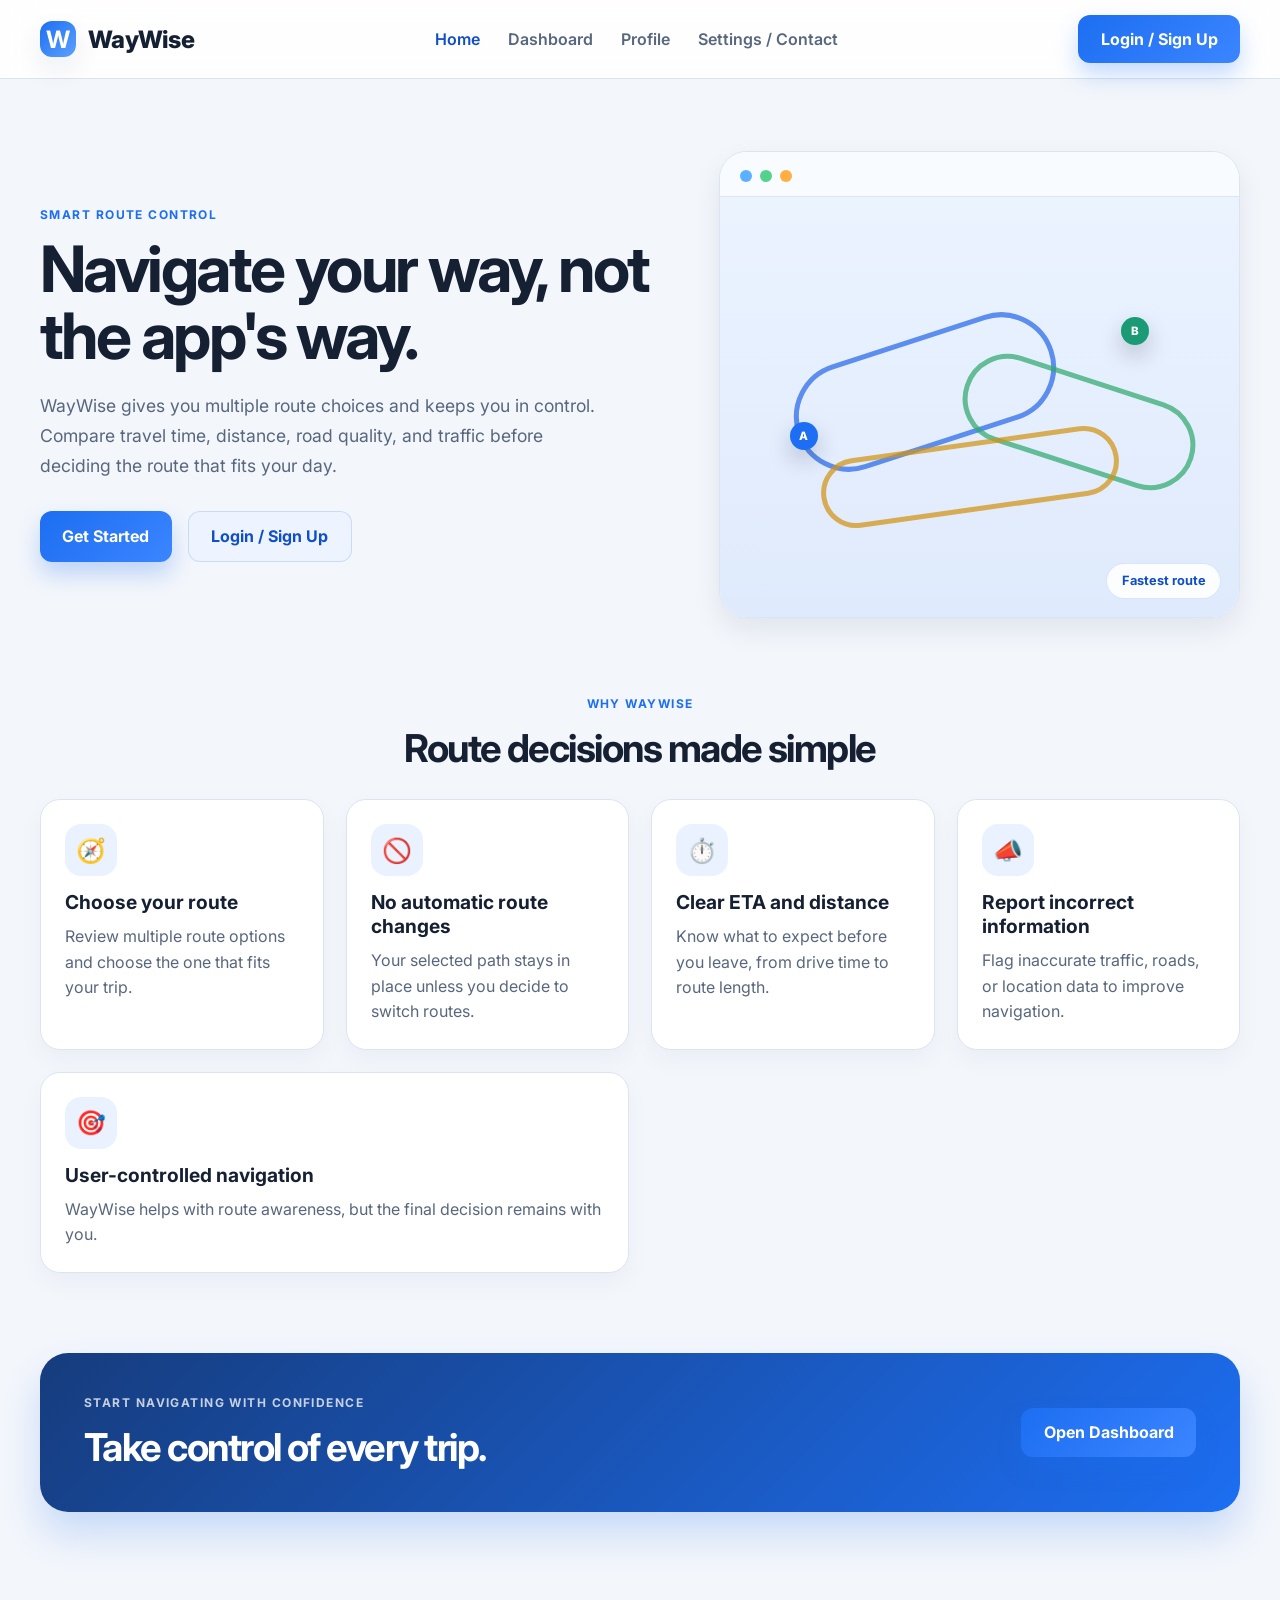
<file: index.html>
<!DOCTYPE html>
<html lang="en">
  <head>
    <meta charset="UTF-8" />
    <meta name="viewport" content="width=device-width, initial-scale=1.0" />
    <title>WayWise | Navigate your way</title>
    <link rel="preconnect" href="https://fonts.googleapis.com" />
    <link rel="preconnect" href="https://fonts.gstatic.com" crossorigin />
    <link href="https://fonts.googleapis.com/css2?family=Inter:wght@400;500;600;700;800&display=swap" rel="stylesheet" />
    <link rel="stylesheet" href="style.css" />
  </head>
  <body class="landing-page">
    <header class="topbar">
      <div class="container nav-wrap">
        <a href="index.html" class="brand" aria-label="WayWise home">
          <span class="brand-mark">W</span>
          <span>WayWise</span>
        </a>
        <nav class="main-nav" aria-label="Main navigation">
          <a href="index.html" class="active">Home</a>
          <a href="dashboard.html">Dashboard</a>
          <a href="profile.html">Profile</a>
          <a href="settings.html">Settings / Contact</a>
        </nav>
        <a href="login.html" class="button button-primary nav-cta">Login / Sign Up</a>
      </div>
    </header>

    <main>
      <section class="hero container">
        <div class="hero-copy">
          <p class="eyebrow">Smart route control</p>
          <h1>Navigate your way, not the app's way.</h1>
          <p class="hero-text">
            WayWise gives you multiple route choices and keeps you in control. Compare
            travel time, distance, road quality, and traffic before deciding the route that
            fits your day.
          </p>
          <div class="hero-actions">
            <a href="dashboard.html" class="button button-primary">Get Started</a>
            <a href="login.html" class="button button-secondary">Login / Sign Up</a>
          </div>
        </div>

        <div class="map-preview-card" aria-label="WayWise map preview">
          <div class="map-preview-topbar">
            <span class="dot blue"></span>
            <span class="dot green"></span>
            <span class="dot orange"></span>
          </div>
          <div class="mini-map">
            <div class="route-line route-one"></div>
            <div class="route-line route-two"></div>
            <div class="route-line route-three"></div>
            <div class="map-pin start">A</div>
            <div class="map-pin end">B</div>
            <div class="map-chip">Fastest route</div>
          </div>
        </div>
      </section>

      <section class="benefits container">
        <div class="section-header">
          <p class="eyebrow">Why WayWise</p>
          <h2>Route decisions made simple</h2>
        </div>

        <div class="benefit-grid">
          <article class="benefit-card">
            <div class="benefit-icon">🧭</div>
            <h3>Choose your route</h3>
            <p>Review multiple route options and choose the one that fits your trip.</p>
          </article>
          <article class="benefit-card">
            <div class="benefit-icon">🚫</div>
            <h3>No automatic route changes</h3>
            <p>Your selected path stays in place unless you decide to switch routes.</p>
          </article>
          <article class="benefit-card">
            <div class="benefit-icon">⏱️</div>
            <h3>Clear ETA and distance</h3>
            <p>Know what to expect before you leave, from drive time to route length.</p>
          </article>
          <article class="benefit-card">
            <div class="benefit-icon">📣</div>
            <h3>Report incorrect information</h3>
            <p>Flag inaccurate traffic, roads, or location data to improve navigation.</p>
          </article>
          <article class="benefit-card wide-card">
            <div class="benefit-icon">🎯</div>
            <h3>User-controlled navigation</h3>
            <p>WayWise helps with route awareness, but the final decision remains with you.</p>
          </article>
        </div>
      </section>

      <section class="cta-section">
        <div class="container cta-box">
          <div>
            <p class="eyebrow">Start navigating with confidence</p>
            <h2>Take control of every trip.</h2>
          </div>
          <a href="dashboard.html" class="button button-primary">Open Dashboard</a>
        </div>
      </section>
    </main>

    <script src="script.js"></script>
  </body>
</html>
</file>
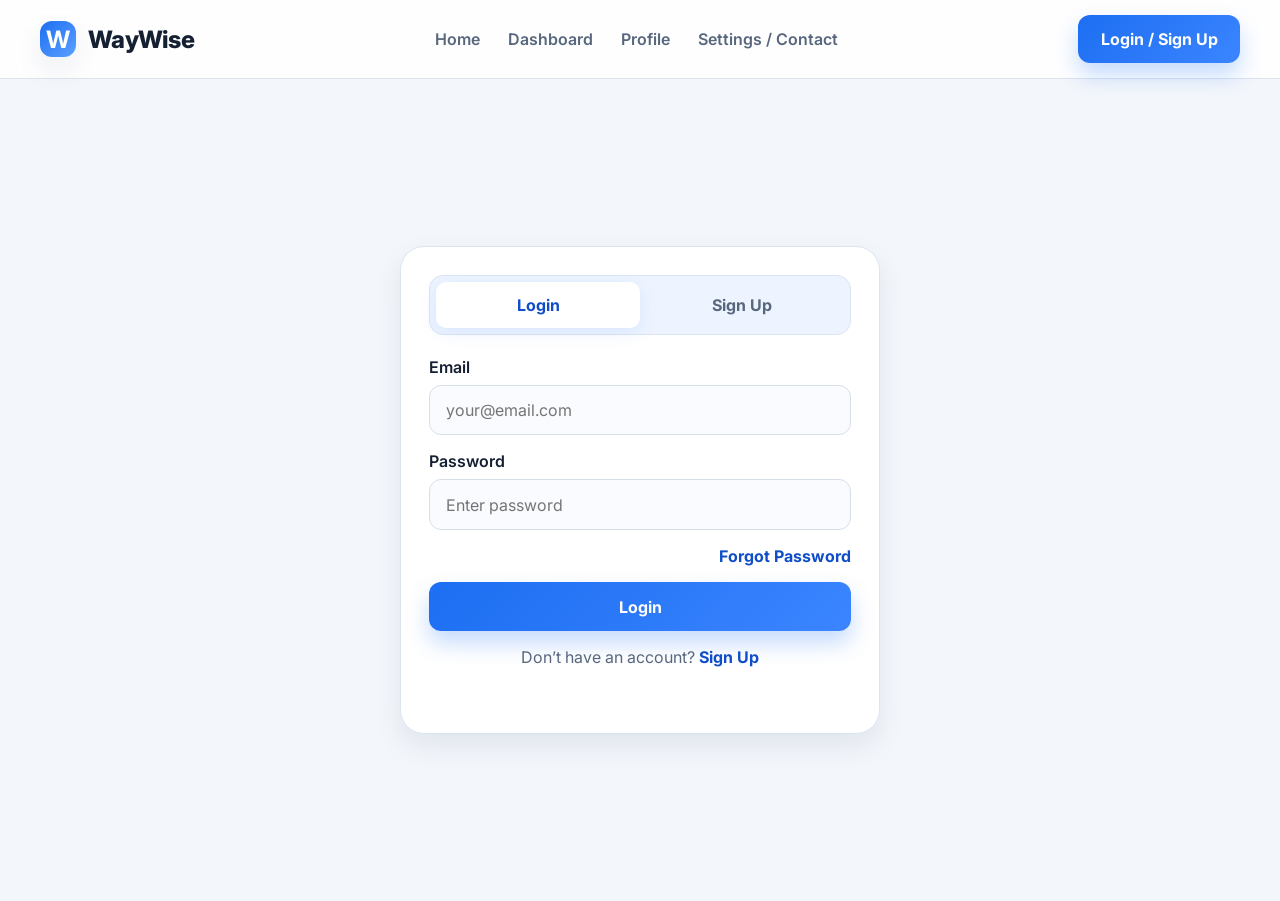
<file: login.html>
<!DOCTYPE html>
<html lang="en">
  <head>
    <meta charset="UTF-8" />
    <meta name="viewport" content="width=device-width, initial-scale=1.0" />
    <title>WayWise | Login</title>
    <link rel="preconnect" href="https://fonts.googleapis.com" />
    <link rel="preconnect" href="https://fonts.gstatic.com" crossorigin />
    <link href="https://fonts.googleapis.com/css2?family=Inter:wght@400;500;600;700;800&display=swap" rel="stylesheet" />
    <link rel="stylesheet" href="style.css" />
  </head>
  <body class="auth-body">
    <header class="topbar">
      <div class="container nav-wrap">
        <a href="index.html" class="brand" aria-label="WayWise home">
          <span class="brand-mark">W</span>
          <span>WayWise</span>
        </a>
        <nav class="main-nav" aria-label="Main navigation">
          <a href="index.html">Home</a>
          <a href="dashboard.html">Dashboard</a>
          <a href="profile.html">Profile</a>
          <a href="settings.html">Settings / Contact</a>
        </nav>
        <a href="login.html" class="button button-primary nav-cta">Login / Sign Up</a>
      </div>
    </header>

    <main class="auth-page">
      <section class="auth-card">
        <div class="auth-tabs" aria-label="Authentication tabs">
          <button id="showLogin" class="tab-button active" type="button">Login</button>
          <button id="showSignup" class="tab-button" type="button">Sign Up</button>
        </div>

        <form id="loginForm" class="auth-form" novalidate>
          <div class="field-group">
            <label for="loginEmail">Email</label>
            <input id="loginEmail" name="email" type="email" placeholder="your@email.com" />
          </div>
          <div class="field-group">
            <label for="loginPassword">Password</label>
            <input id="loginPassword" name="password" type="password" placeholder="Enter password" />
          </div>
          <div class="form-row">
            <a href="#" class="inline-link">Forgot Password</a>
          </div>
          <button type="submit" class="button button-primary full-width">Login</button>
          <p class="form-switch">
            Don’t have an account?
            <button id="switchToSignup" class="link-button" type="button">Sign Up</button>
          </p>
          <p id="loginMessage" class="form-message" aria-live="polite"></p>
        </form>

        <form id="signupForm" class="auth-form hidden" novalidate>
          <div class="field-group">
            <label for="signupName">Name</label>
            <input id="signupName" name="name" type="text" placeholder="Your full name" />
          </div>
          <div class="field-group">
            <label for="signupEmail">Email</label>
            <input id="signupEmail" name="email" type="email" placeholder="your@email.com" />
          </div>
          <div class="field-group">
            <label for="signupPassword">Password</label>
            <input id="signupPassword" name="password" type="password" placeholder="Create password" />
          </div>
          <div class="field-group">
            <label for="signupConfirmPassword">Confirm Password</label>
            <input id="signupConfirmPassword" name="confirmPassword" type="password" placeholder="Repeat password" />
          </div>
          <button type="submit" class="button button-primary full-width">Create Account</button>
          <p class="form-switch">
            Already have an account?
            <button id="switchToLogin" class="link-button" type="button">Login</button>
          </p>
          <p id="signupMessage" class="form-message" aria-live="polite"></p>
        </form>
      </section>
    </main>

    <script src="script.js"></script>
  </body>
</html>
</file>
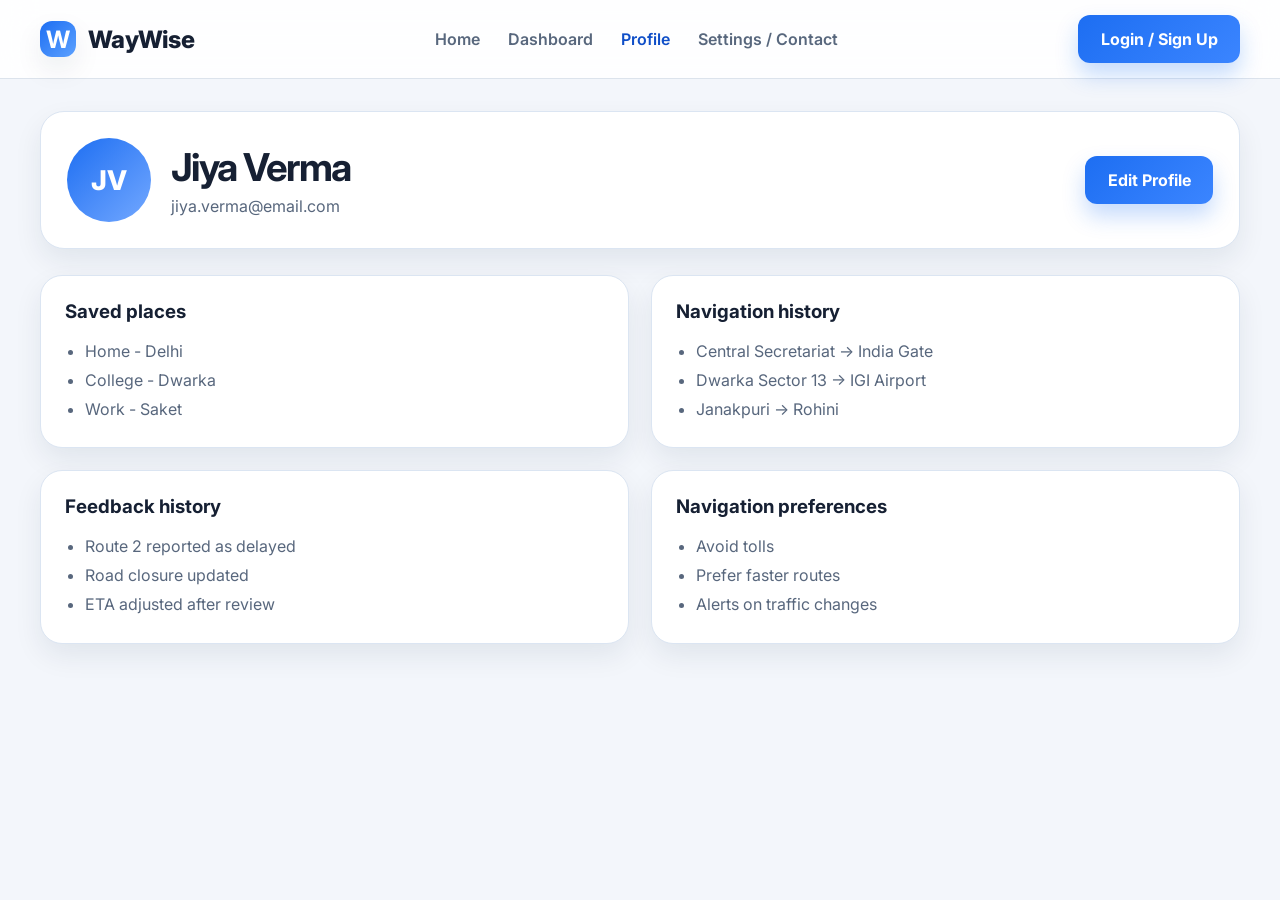
<file: profile.html>
<!DOCTYPE html>
<html lang="en">
  <head>
    <meta charset="UTF-8" />
    <meta name="viewport" content="width=device-width, initial-scale=1.0" />
    <title>WayWise | Profile</title>
    <link rel="preconnect" href="https://fonts.googleapis.com" />
    <link rel="preconnect" href="https://fonts.gstatic.com" crossorigin />
    <link href="https://fonts.googleapis.com/css2?family=Inter:wght@400;500;600;700;800&display=swap" rel="stylesheet" />
    <link rel="stylesheet" href="style.css" />
  </head>
  <body class="profile-page">
    <header class="topbar">
      <div class="container nav-wrap">
        <a href="index.html" class="brand" aria-label="WayWise home">
          <span class="brand-mark">W</span>
          <span>WayWise</span>
        </a>
        <nav class="main-nav" aria-label="Main navigation">
          <a href="index.html">Home</a>
          <a href="dashboard.html">Dashboard</a>
          <a href="profile.html" class="active">Profile</a>
          <a href="settings.html">Settings / Contact</a>
        </nav>
        <a href="login.html" class="button button-primary nav-cta">Login / Sign Up</a>
      </div>
    </header>

    <main class="container profile-layout">
      <section class="profile-card">
        <div class="avatar">JV</div>
        <div class="profile-summary">
          <h1 id="profileName">Jiya Verma</h1>
          <p id="profileEmail">jiya.verma@email.com</p>
        </div>
        <button id="editProfileBtn" class="button button-primary" type="button">Edit Profile</button>
      </section>

      <section class="profile-grid">
        <article class="info-card">
          <h3>Saved places</h3>
          <ul>
            <li>Home - Delhi</li>
            <li>College - Dwarka</li>
            <li>Work - Saket</li>
          </ul>
        </article>

        <article class="info-card">
          <h3>Navigation history</h3>
          <ul>
            <li>Central Secretariat → India Gate</li>
            <li>Dwarka Sector 13 → IGI Airport</li>
            <li>Janakpuri → Rohini</li>
          </ul>
        </article>

        <article class="info-card">
          <h3>Feedback history</h3>
          <ul>
            <li>Route 2 reported as delayed</li>
            <li>Road closure updated</li>
            <li>ETA adjusted after review</li>
          </ul>
        </article>

        <article class="info-card">
          <h3>Navigation preferences</h3>
          <ul>
            <li>Avoid tolls</li>
            <li>Prefer faster routes</li>
            <li>Alerts on traffic changes</li>
          </ul>
        </article>
      </section>

      <form id="profileForm" class="profile-form hidden" novalidate>
        <div class="field-group">
          <label for="profileNameInput">Name</label>
          <input id="profileNameInput" type="text" value="Jiya Verma" />
        </div>
        <div class="field-group">
          <label for="profileEmailInput">Email</label>
          <input id="profileEmailInput" type="email" value="jiya.verma@email.com" />
        </div>
        <div class="form-actions">
          <button type="submit" class="button button-primary">Save Changes</button>
          <button id="cancelProfileBtn" type="button" class="button button-secondary">Cancel</button>
        </div>
      </form>
    </main>

    <script src="script.js"></script>
  </body>
</html>
</file>
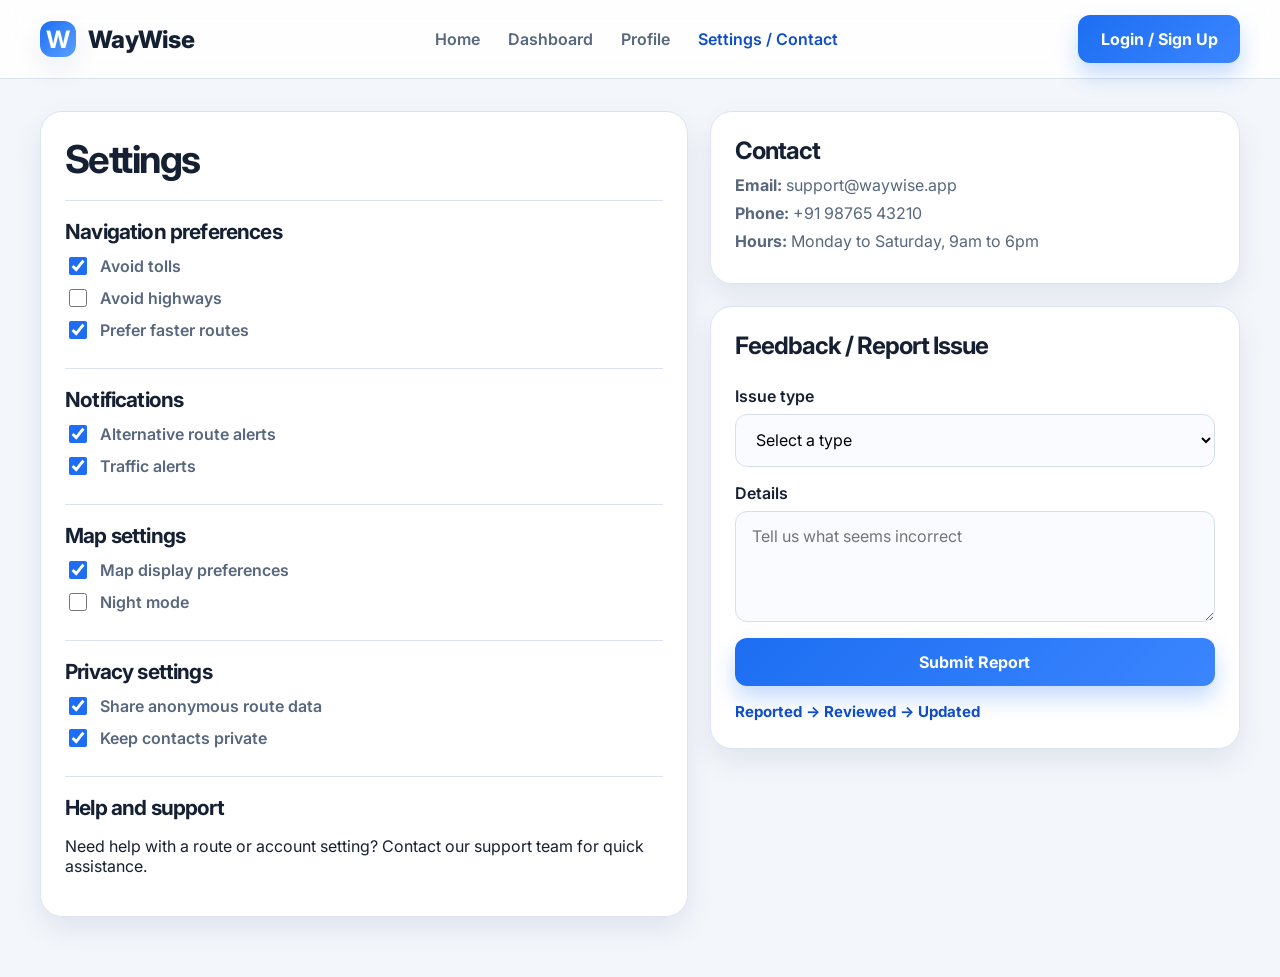
<file: settings.html>
<!DOCTYPE html>
<html lang="en">
  <head>
    <meta charset="UTF-8" />
    <meta name="viewport" content="width=device-width, initial-scale=1.0" />
    <title>WayWise | Settings</title>
    <link rel="preconnect" href="https://fonts.googleapis.com" />
    <link rel="preconnect" href="https://fonts.gstatic.com" crossorigin />
    <link href="https://fonts.googleapis.com/css2?family=Inter:wght@400;500;600;700;800&display=swap" rel="stylesheet" />
    <link rel="stylesheet" href="style.css" />
  </head>
  <body class="settings-page">
    <header class="topbar">
      <div class="container nav-wrap">
        <a href="index.html" class="brand" aria-label="WayWise home">
          <span class="brand-mark">W</span>
          <span>WayWise</span>
        </a>
        <nav class="main-nav" aria-label="Main navigation">
          <a href="index.html">Home</a>
          <a href="dashboard.html">Dashboard</a>
          <a href="profile.html">Profile</a>
          <a href="settings.html" class="active">Settings / Contact</a>
        </nav>
        <a href="login.html" class="button button-primary nav-cta">Login / Sign Up</a>
      </div>
    </header>

    <main class="container settings-layout">
      <section class="settings-panel">
        <h1>Settings</h1>

        <div class="settings-group">
          <h2>Navigation preferences</h2>
          <label class="toggle-row"><input type="checkbox" checked /> Avoid tolls</label>
          <label class="toggle-row"><input type="checkbox" /> Avoid highways</label>
          <label class="toggle-row"><input type="checkbox" checked /> Prefer faster routes</label>
        </div>

        <div class="settings-group">
          <h2>Notifications</h2>
          <label class="toggle-row"><input type="checkbox" checked /> Alternative route alerts</label>
          <label class="toggle-row"><input type="checkbox" checked /> Traffic alerts</label>
        </div>

        <div class="settings-group">
          <h2>Map settings</h2>
          <label class="toggle-row"><input type="checkbox" checked /> Map display preferences</label>
          <label class="toggle-row"><input type="checkbox" /> Night mode</label>
        </div>

        <div class="settings-group">
          <h2>Privacy settings</h2>
          <label class="toggle-row"><input type="checkbox" checked /> Share anonymous route data</label>
          <label class="toggle-row"><input type="checkbox" checked /> Keep contacts private</label>
        </div>

        <div class="settings-group">
          <h2>Help and support</h2>
          <p>Need help with a route or account setting? Contact our support team for quick assistance.</p>
        </div>
      </section>

      <aside class="support-panel">
        <div class="support-card">
          <h2>Contact</h2>
          <p><strong>Email:</strong> support@waywise.app</p>
          <p><strong>Phone:</strong> +91 98765 43210</p>
          <p><strong>Hours:</strong> Monday to Saturday, 9am to 6pm</p>
        </div>

        <form id="reportForm" class="report-form" novalidate>
          <h2>Feedback / Report Issue</h2>
          <div class="field-group">
            <label for="issueType">Issue type</label>
            <select id="issueType" name="issueType">
              <option value="">Select a type</option>
              <option value="Incorrect route">Incorrect route</option>
              <option value="Incorrect traffic">Incorrect traffic</option>
              <option value="Blocked / changed road">Blocked / changed road</option>
              <option value="Incorrect location">Incorrect location</option>
              <option value="Inaccurate ETA">Inaccurate ETA</option>
            </select>
          </div>
          <div class="field-group">
            <label for="issueDetails">Details</label>
            <textarea id="issueDetails" name="details" rows="4" placeholder="Tell us what seems incorrect"></textarea>
          </div>
          <button type="submit" class="button button-primary full-width">Submit Report</button>
          <p id="feedbackSuccess" class="success-message hidden" aria-live="polite">Thanks for helping make WayWise more precise.</p>
          <div id="reportStatus" class="report-status" aria-live="polite">Reported → Reviewed → Updated</div>
        </form>
      </aside>
    </main>

    <script src="script.js"></script>
  </body>
</html>
</file>
<file: style.css>
:root {
  --primary: #1d6ef2;
  --primary-dark: #0f4ec8;
  --primary-soft: #eaf2ff;
  --accent: #1a9b75;
  --bg: #f3f6fb;
  --panel: #ffffff;
  --card-border: #dbe5f2;
  --text: #162033;
  --text-soft: #58677d;
  --warning: #f4b740;
  --danger: #d94a4a;
  --shadow: 0 12px 28px rgba(15, 33, 67, 0.08);
}

* {
  box-sizing: border-box;
}

html {
  scroll-behavior: smooth;
}

body {
  margin: 0;
  font-family: "Inter", sans-serif;
  background: var(--bg);
  color: var(--text);
}

a {
  color: inherit;
  text-decoration: none;
}

button,
input,
select,
textarea {
  font: inherit;
}

img {
  max-width: 100%;
  display: block;
}

.container {
  width: min(1200px, calc(100% - 32px));
  margin: 0 auto;
}

.topbar {
  background: rgba(255, 255, 255, 0.9);
  backdrop-filter: blur(16px);
  position: sticky;
  top: 0;
  z-index: 40;
  border-bottom: 1px solid rgba(169, 184, 207, 0.4);
}

.nav-wrap {
  display: flex;
  align-items: center;
  justify-content: space-between;
  min-height: 78px;
  gap: 16px;
}

.brand {
  display: inline-flex;
  align-items: center;
  gap: 12px;
  font-size: 1.5rem;
  font-weight: 800;
  letter-spacing: -0.03em;
}

.brand-mark {
  width: 36px;
  height: 36px;
  border-radius: 12px;
  display: inline-flex;
  align-items: center;
  justify-content: center;
  color: #fff;
  background: linear-gradient(135deg, var(--primary), #5ca1ff);
  box-shadow: var(--shadow);
  font-weight: 700;
}

.main-nav {
  display: flex;
  align-items: center;
  gap: 28px;
  font-weight: 600;
  color: var(--text-soft);
}

.main-nav a {
  transition: color 0.2s ease;
}

.main-nav a:hover,
.main-nav a.active {
  color: var(--primary-dark);
}

.button {
  display: inline-flex;
  align-items: center;
  justify-content: center;
  border: none;
  border-radius: 12px;
  padding: 0.9rem 1.4rem;
  font-weight: 700;
  cursor: pointer;
  transition: transform 0.2s ease, box-shadow 0.2s ease, background 0.2s ease;
}

.button:hover {
  transform: translateY(-1px);
}

.button-primary {
  background: linear-gradient(135deg, var(--primary), #3b85ff);
  color: #fff;
  box-shadow: 0 12px 22px rgba(29, 110, 242, 0.25);
}

.button-secondary {
  background: #edf4ff;
  color: var(--primary-dark);
  border: 1px solid rgba(29, 110, 242, 0.18);
}

.nav-cta {
  white-space: nowrap;
}

.hero {
  display: grid;
  grid-template-columns: 1.1fr 0.9fr;
  align-items: center;
  gap: 42px;
  padding: 72px 0 48px;
}

.eyebrow {
  margin: 0 0 14px;
  letter-spacing: 0.12em;
  text-transform: uppercase;
  font-size: 0.75rem;
  color: var(--primary);
  font-weight: 700;
}

.hero-copy h1,
.section-header h2,
.cta-box h2,
.profile-card h1,
.settings-panel h1,
.support-card h2,
.report-form h2,
.settings-group h2 {
  letter-spacing: -0.04em;
}

.hero-copy h1 {
  margin: 0;
  font-size: clamp(2.5rem, 5vw, 4.3rem);
  line-height: 1.04;
  max-width: 640px;
}

.hero-text {
  font-size: 1.1rem;
  color: var(--text-soft);
  line-height: 1.7;
  margin: 22px 0 0;
  max-width: 560px;
}

.hero-actions {
  display: flex;
  flex-wrap: wrap;
  gap: 16px;
  margin-top: 30px;
}

.map-preview-card {
  background: var(--panel);
  border: 1px solid var(--card-border);
  border-radius: 28px;
  box-shadow: var(--shadow);
  overflow: hidden;
}

.map-preview-topbar {
  display: flex;
  align-items: center;
  gap: 8px;
  padding: 18px 20px 14px;
  background: #f8fbff;
  border-bottom: 1px solid var(--card-border);
}

.dot {
  width: 12px;
  height: 12px;
  border-radius: 50%;
  display: inline-block;
}

.dot.blue { background: #5bb0ff; }
.dot.green { background: #53d28b; }
.dot.orange { background: #ffae42; }

.mini-map {
  position: relative;
  height: 420px;
  background: linear-gradient(180deg, #ebf3ff, #dfeafc);
  overflow: hidden;
}

.route-line {
  position: absolute;
  border-radius: 999px;
  border: 5px solid rgba(39, 105, 235, 0.8);
  transform: rotate(-18deg);
  opacity: 0.9;
}

.route-one {
  width: 270px;
  height: 110px;
  left: 70px;
  top: 140px;
}

.route-two {
  width: 240px;
  height: 90px;
  right: 40px;
  top: 180px;
  border-color: rgba(49, 170, 111, 0.8);
  transform: rotate(18deg);
}

.route-three {
  width: 300px;
  height: 70px;
  left: 100px;
  top: 245px;
  border-color: rgba(210, 148, 20, 0.8);
  transform: rotate(-8deg);
}

.map-pin {
  position: absolute;
  width: 28px;
  height: 28px;
  border-radius: 50%;
  display: flex;
  align-items: center;
  justify-content: center;
  font-size: 0.72rem;
  font-weight: 800;
  color: #fff;
  box-shadow: 0 10px 22px rgba(22, 32, 51, 0.22);
}

.map-pin.start {
  left: 70px;
  top: 225px;
  background: var(--primary);
}

.map-pin.end {
  right: 90px;
  top: 120px;
  background: var(--accent);
}

.map-chip {
  position: absolute;
  right: 18px;
  bottom: 18px;
  background: rgba(255, 255, 255, 0.88);
  border: 1px solid rgba(29, 110, 242, 0.16);
  border-radius: 999px;
  padding: 0.6rem 0.9rem;
  font-size: 0.8rem;
  font-weight: 700;
  color: var(--primary-dark);
}

.benefits {
  padding: 30px 0 80px;
}

.section-header {
  text-align: center;
  margin-bottom: 28px;
}

.section-header h2 {
  margin: 0;
  font-size: clamp(2rem, 3vw, 3rem);
}

.benefit-grid {
  display: grid;
  grid-template-columns: repeat(4, minmax(0, 1fr));
  gap: 22px;
}

.benefit-card {
  background: var(--panel);
  border: 1px solid var(--card-border);
  border-radius: 20px;
  padding: 1.5rem;
  box-shadow: 0 10px 24px rgba(15, 33, 67, 0.04);
}

.wide-card {
  grid-column: span 2;
}

.benefit-icon {
  width: 52px;
  height: 52px;
  display: flex;
  align-items: center;
  justify-content: center;
  background: var(--primary-soft);
  border-radius: 16px;
  font-size: 1.5rem;
  margin-bottom: 14px;
}

.benefit-card h3 {
  margin: 0 0 10px;
  font-size: 1.2rem;
}

.benefit-card p {
  margin: 0;
  color: var(--text-soft);
  line-height: 1.6;
}

.cta-section {
  padding: 0 0 90px;
}

.cta-box {
  background: linear-gradient(135deg, #163c7d 0%, #1d6ef2 100%);
  border-radius: 28px;
  color: #fff;
  padding: 42px 44px;
  display: flex;
  align-items: center;
  justify-content: space-between;
  gap: 20px;
  box-shadow: 0 22px 38px rgba(29, 110, 242, 0.2);
}

.cta-box .eyebrow {
  color: rgba(255, 255, 255, 0.75);
}

.cta-box h2 {
  margin: 0;
  font-size: clamp(2rem, 3vw, 2.7rem);
}

.auth-body,
.profile-page,
.settings-page {
  min-height: 100vh;
}

.auth-page {
  min-height: calc(100vh - 78px);
  display: grid;
  place-items: center;
  padding: 40px 0;
}

.auth-card {
  width: min(480px, calc(100% - 32px));
  background: var(--panel);
  border: 1px solid var(--card-border);
  border-radius: 24px;
  box-shadow: var(--shadow);
  padding: 28px;
}

.auth-tabs {
  display: grid;
  grid-template-columns: repeat(2, 1fr);
  background: #edf4ff;
  border: 1px solid var(--card-border);
  border-radius: 14px;
  padding: 6px;
  margin-bottom: 22px;
}

.tab-button {
  border: none;
  background: transparent;
  color: var(--text-soft);
  padding: 0.8rem 1rem;
  border-radius: 10px;
  font-weight: 700;
  cursor: pointer;
}

.tab-button.active {
  background: #fff;
  color: var(--primary-dark);
  box-shadow: 0 4px 18px rgba(29, 110, 242, 0.1);
}

.auth-form {
  display: flex;
  flex-direction: column;
  gap: 16px;
}

.hidden {
  display: none !important;
}

.field-group {
  display: flex;
  flex-direction: column;
  gap: 8px;
}

.field-group label {
  font-weight: 600;
  color: var(--text);
}

.field-group input,
.field-group select,
.field-group textarea {
  border: 1px solid #d5dfea;
  border-radius: 12px;
  background: #f9fbff;
  padding: 0.9rem 1rem;
  transition: border-color 0.2s ease, box-shadow 0.2s ease;
}

.field-group input:focus,
.field-group select:focus,
.field-group textarea:focus {
  outline: none;
  border-color: rgba(29, 110, 242, 0.7);
  box-shadow: 0 0 0 3px rgba(29, 110, 242, 0.12);
}

.form-row {
  display: flex;
  justify-content: flex-end;
}

.inline-link,
.link-button {
  color: var(--primary-dark);
  font-weight: 700;
  background: none;
  border: none;
  padding: 0;
  cursor: pointer;
}

.full-width {
  width: 100%;
}

.form-switch {
  margin: 0;
  text-align: center;
  color: var(--text-soft);
}

.form-message,
.success-message,
.report-status {
  min-height: 22px;
  margin: 0;
  font-size: 0.94rem;
  font-weight: 600;
}

.form-message.error,
.error-input {
  color: var(--danger);
}

.form-message.success,
.success-message {
  color: var(--accent);
}

.dashboard-shell {
  display: flex;
  gap: 22px;
  padding: 26px 0 40px;
  align-items: flex-start;
}

.sidebar {
  width: min(380px, 38vw);
  background: var(--panel);
  border: 1px solid var(--card-border);
  border-radius: 24px;
  padding: 22px 18px;
  box-shadow: var(--shadow);
}

.search-panel h2 {
  margin: 0 0 16px;
  font-size: 1.75rem;
  line-height: 1.2;
}

.search-form {
  display: flex;
  gap: 10px;
  margin-bottom: 10px;
}

.search-form input {
  flex: 1;
  min-width: 0;
  border: 1px solid #d6e0f0;
  border-radius: 12px;
  padding: 0.9rem 1rem;
  background: #f9fbff;
}

.search-status {
  color: var(--text-soft);
  min-height: 20px;
  font-size: 0.9rem;
  margin-bottom: 14px;
}

.search-status.error {
  color: var(--danger);
}

.search-status.success {
  color: var(--accent);
}

.voice-command-box {
  margin: 14px 0 18px;
  padding: 14px;
  border: 1px solid rgba(29, 110, 242, 0.18);
  border-radius: 16px;
  background: linear-gradient(145deg, #f5f9ff, #eef5ff);
}

.voice-command-heading {
  display: flex;
  align-items: flex-start;
  justify-content: space-between;
  gap: 10px;
}

.voice-command-heading .label-text {
  margin-bottom: 5px;
}

.voice-indicator {
  border-radius: 999px;
  padding: 0.35rem 0.55rem;
  background: #e1eafa;
  color: var(--text-soft);
  font-size: 0.7rem;
  font-weight: 700;
  white-space: nowrap;
}

.voice-indicator.listening {
  background: #ffe5e5;
  color: var(--danger);
}

.voice-indicator.active {
  background: #d9f5e9;
  color: #167653;
}

.voice-command-actions {
  display: flex;
  gap: 8px;
  margin-top: 12px;
}

.voice-command-actions select {
  flex: 1;
  min-width: 0;
  border: 1px solid #d5e0ef;
  border-radius: 10px;
  padding: 0.75rem;
  background: #fff;
  color: var(--text);
}

.voice-command-actions .button {
  padding: 0.75rem 0.9rem;
}

.voice-transcript,
.voice-help {
  margin: 10px 0 0;
  color: var(--text-soft);
  font-size: 0.78rem;
  line-height: 1.45;
}

.voice-transcript {
  color: var(--primary-dark);
  font-weight: 600;
}

.recent-places {
  display: flex;
  flex-wrap: wrap;
  gap: 10px;
  margin: 18px 0 20px;
}

.recent-place {
  border: 1px solid var(--card-border);
  background: #f7faff;
  color: var(--text);
  border-radius: 999px;
  padding: 0.65rem 0.9rem;
  font-weight: 600;
  cursor: pointer;
}

.recent-place.active,
.recent-place:hover {
  background: var(--primary-soft);
  border-color: rgba(29, 110, 242, 0.2);
  color: var(--primary-dark);
}

.current-location-box {
  background: linear-gradient(180deg, #f6faff 0%, #edf5ff 100%);
  border: 1px solid var(--card-border);
  border-radius: 18px;
  padding: 16px;
  margin-bottom: 18px;
  box-shadow: inset 0 1px 0 rgba(255, 255, 255, 0.7);
}

.location-form {
  margin-top: 14px;
  display: flex;
  gap: 8px;
}

.location-form input {
  flex: 1;
  min-width: 0;
  border: 1px solid #dbe5f2;
  border-radius: 10px;
  padding: 0.75rem 0.85rem;
  background: #fff;
}

.location-form .button {
  padding: 0.75rem 0.9rem;
}

.label-text {
  margin: 0 0 4px;
  color: var(--text-soft);
  font-size: 0.78rem;
  text-transform: uppercase;
  letter-spacing: 0.08em;
}

.route-list {
  display: flex;
  flex-direction: column;
  gap: 14px;
}

.route-card {
  border: 1px solid var(--card-border);
  border-radius: 18px;
  padding: 16px 14px;
  background: #fff;
  cursor: pointer;
  transition: border-color 0.2s ease, box-shadow 0.2s ease, transform 0.2s ease;
}

.route-card:hover,
.route-card:focus-visible {
  border-color: rgba(29, 110, 242, 0.35);
  box-shadow: 0 10px 16px rgba(29, 110, 242, 0.06);
}

.route-card.selected {
  border: 2px solid var(--primary);
  background: linear-gradient(180deg, #f7faff 0%, #eef5ff 100%);
  box-shadow: 0 16px 26px rgba(29, 110, 242, 0.08);
}

.route-header {
  display: flex;
  justify-content: space-between;
  align-items: center;
  gap: 10px;
  margin-bottom: 12px;
}

.route-header h3 {
  margin: 0;
  font-size: 1.2rem;
}

.route-badge {
  font-size: 0.7rem;
  font-weight: 700;
  background: #edf4ff;
  color: var(--primary-dark);
  border-radius: 999px;
  padding: 0.35rem 0.55rem;
}

.selected-badge {
  background: var(--primary);
  color: #fff;
}

.route-metrics {
  display: grid;
  grid-template-columns: repeat(2, minmax(0, 1fr));
  gap: 12px;
  margin: 10px 0 12px;
}

.route-metrics span,
.route-meta span {
  display: block;
  color: var(--text-soft);
  font-size: 0.8rem;
}

.route-metrics strong {
  display: block;
  margin-top: 5px;
  font-size: 1.05rem;
}

.route-meta {
  display: flex;
  flex-direction: column;
  gap: 6px;
}

.alternative-card {
  margin-top: 18px;
  padding: 14px 12px 4px;
  border-radius: 18px;
  background: #fff7e8;
  border: 1px solid rgba(244, 183, 64, 0.25);
}

.alternative-card h3 {
  margin: 0 0 10px;
  color: #8f6004;
}

.alt-actions {
  display: flex;
  flex-wrap: wrap;
  gap: 10px;
}

.map-panel {
  flex: 1;
  min-width: 0;
}

.map-shell {
  position: relative;
  width: 100%;
  height: min(78vh, 760px);
  min-height: 520px;
  background: linear-gradient(180deg, #edf5ff 0%, #dfeafb 100%);
  border: 1px solid var(--card-border);
  border-radius: 24px;
  box-shadow: var(--shadow);
  overflow: hidden;
}

.map-shell::before {
  content: "";
  position: absolute;
  inset: 0;
  background: linear-gradient(180deg, rgba(29, 110, 242, 0.02), rgba(29, 110, 242, 0.06));
  pointer-events: none;
  z-index: 2;
}

#map {
  position: relative;
  width: 100%;
  height: 100%;
  min-height: 520px;
  background: #dfeaf8;
  z-index: 1;
}

.leaflet-container {
  width: 100%;
  height: 100%;
  background: #dfeaf8;
  z-index: 1;
}

.leaflet-control-zoom {
  border: none !important;
  box-shadow: 0 12px 22px rgba(15, 33, 67, 0.12) !important;
  border-radius: 14px !important;
  overflow: hidden;
}

.leaflet-control-zoom a {
  width: 34px !important;
  height: 34px !important;
  line-height: 34px !important;
  font-size: 1.15rem !important;
}

.leaflet-popup-content-wrapper,
.leaflet-popup-tip {
  border-radius: 12px;
}

.map-route-summary {
  position: absolute;
  right: 16px;
  top: 16px;
  z-index: 5;
  background: rgba(255, 255, 255, 0.92);
  border: 1px solid rgba(29, 110, 242, 0.12);
  border-radius: 14px;
  padding: 10px 12px;
  box-shadow: 0 10px 20px rgba(15, 33, 67, 0.08);
  backdrop-filter: blur(8px);
}

.map-route-summary strong {
  display: block;
  color: var(--primary-dark);
  font-size: 0.84rem;
}

.map-route-summary span {
  color: var(--text-soft);
  font-size: 0.75rem;
}

.profile-layout,
.settings-layout {
  padding-top: 32px;
  padding-bottom: 60px;
}

.profile-card {
  background: var(--panel);
  border: 1px solid var(--card-border);
  border-radius: 24px;
  padding: 26px;
  display: flex;
  align-items: center;
  gap: 20px;
  box-shadow: var(--shadow);
}

.avatar {
  width: 84px;
  height: 84px;
  border-radius: 50%;
  display: flex;
  align-items: center;
  justify-content: center;
  background: linear-gradient(135deg, var(--primary), #73a8ff);
  color: #fff;
  font-weight: 800;
  font-size: 1.7rem;
}

.profile-summary {
  flex: 1;
}

.profile-summary h1 {
  margin: 0;
  font-size: clamp(2rem, 3vw, 2.6rem);
}

.profile-summary p {
  margin: 6px 0 0;
  color: var(--text-soft);
}

.profile-grid {
  margin-top: 26px;
  display: grid;
  grid-template-columns: repeat(2, minmax(0, 1fr));
  gap: 22px;
}

.info-card,
.settings-panel,
.support-card,
.report-form {
  background: var(--panel);
  border: 1px solid var(--card-border);
  border-radius: 22px;
  box-shadow: var(--shadow);
  padding: 24px;
}

.info-card h3 {
  margin-top: 0;
  margin-bottom: 14px;
}

.info-card ul {
  margin: 0;
  padding-left: 20px;
  list-style: disc;
  color: var(--text-soft);
  line-height: 1.8;
}

.profile-form {
  margin-top: 26px;
  background: var(--panel);
  border: 1px solid var(--card-border);
  border-radius: 22px;
  padding: 24px;
  box-shadow: var(--shadow);
}

.form-actions {
  display: flex;
  gap: 12px;
  margin-top: 12px;
}

.settings-layout {
  display: grid;
  grid-template-columns: 1.1fr 0.9fr;
  gap: 22px;
}

.settings-panel {
  display: flex;
  flex-direction: column;
  gap: 18px;
}

.settings-panel h1 {
  margin: 0;
  font-size: clamp(2.1rem, 3vw, 2.8rem);
}

.settings-group {
  border-top: 1px solid rgba(169, 184, 207, 0.4);
  padding-top: 18px;
}

.settings-group h2 {
  margin: 0 0 10px;
  font-size: 1.3rem;
}

.toggle-row {
  display: flex;
  align-items: center;
  gap: 10px;
  margin: 8px 0;
  color: var(--text-soft);
  font-weight: 600;
}

.toggle-row input {
  width: 18px;
  height: 18px;
  accent-color: var(--primary);
}

.support-panel {
  display: flex;
  flex-direction: column;
  gap: 22px;
}

.support-card p {
  margin: 0 0 8px;
  color: var(--text-soft);
}

.report-form {
  display: flex;
  flex-direction: column;
  gap: 16px;
}

.report-form h2,
.support-card h2 {
  margin: 0 0 10px;
  font-size: 1.5rem;
}

.report-status {
  color: var(--primary-dark);
  font-weight: 700;
}

@media (max-width: 1024px) {
  .hero {
    grid-template-columns: 1fr;
  }

  .benefit-grid {
    grid-template-columns: repeat(2, minmax(0, 1fr));
  }

  .dashboard-shell,
  .settings-layout {
    flex-direction: column;
    display: flex;
  }

  .sidebar {
    width: 100%;
    max-width: none;
  }

  .map-shell {
    min-height: 560px;
  }

  #map {
    min-height: 560px;
  }
}

@media (max-width: 760px) {
  .main-nav {
    display: none;
  }

  .nav-wrap {
    min-height: 72px;
  }

  .hero {
    padding-top: 46px;
  }

  .benefit-grid,
  .profile-grid,
  .settings-layout {
    grid-template-columns: 1fr;
    display: grid;
  }

  .cta-box {
    flex-direction: column;
    align-items: flex-start;
  }

  .dashboard-shell {
    padding-top: 18px;
  }

  .search-form {
    flex-direction: column;
  }

  .search-form .button,
  .full-width {
    width: 100%;
  }

  .profile-card {
    flex-wrap: wrap;
  }

  .map-shell,
  #map {
    min-height: 420px;
  }
}

@media (max-width: 520px) {
  .brand {
    font-size: 1.2rem;
  }

  .hero-copy h1 {
    font-size: 2.3rem;
  }

  .button {
    width: 100%;
  }

  .hero-actions,
  .form-actions,
  .alt-actions {
    flex-direction: column;
  }

  .hero-actions .button,
  .form-actions .button,
  .alt-actions .button {
    width: 100%;
  }

  .auth-card,
  .sidebar,
  .info-card,
  .settings-panel,
  .support-card,
  .report-form,
  .profile-form {
    padding: 18px;
  }

  .voice-command-actions {
    flex-direction: column;
  }

  .voice-command-actions .button {
    width: 100%;
  }
}
</file>
